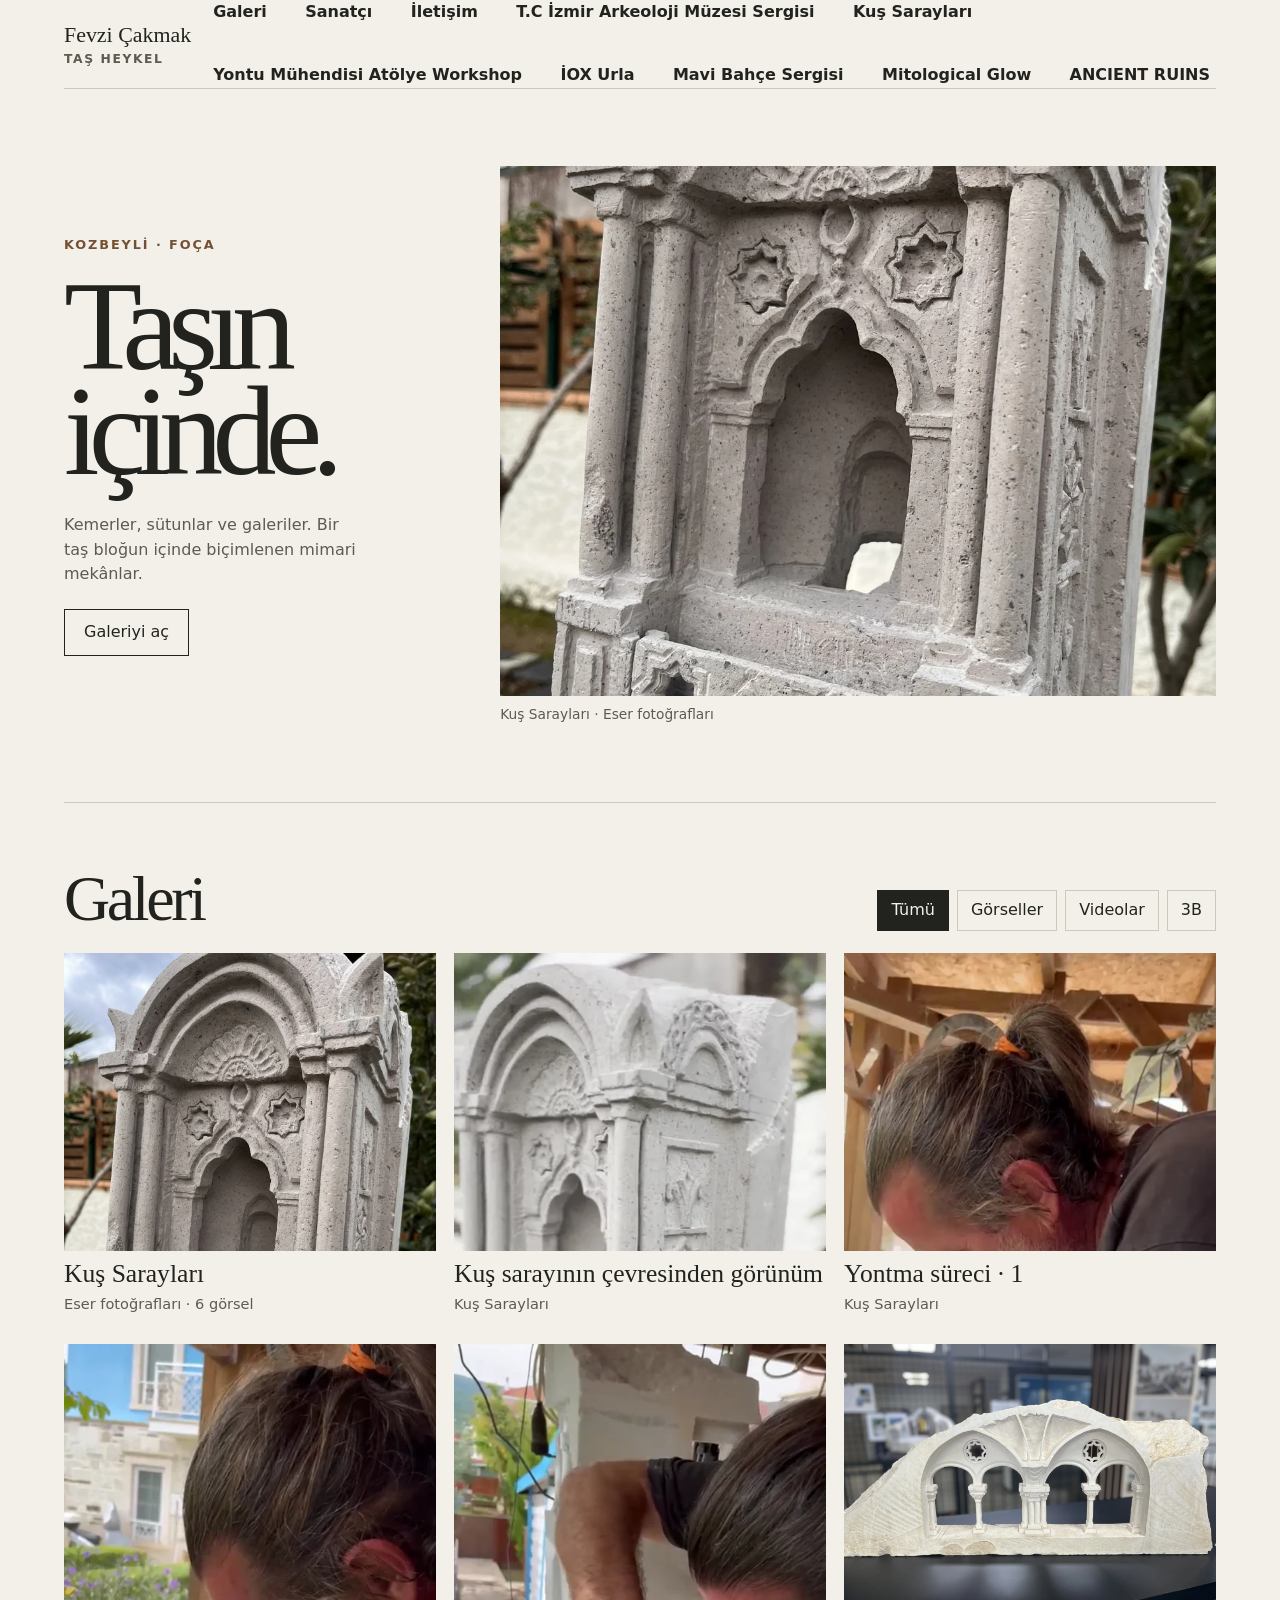
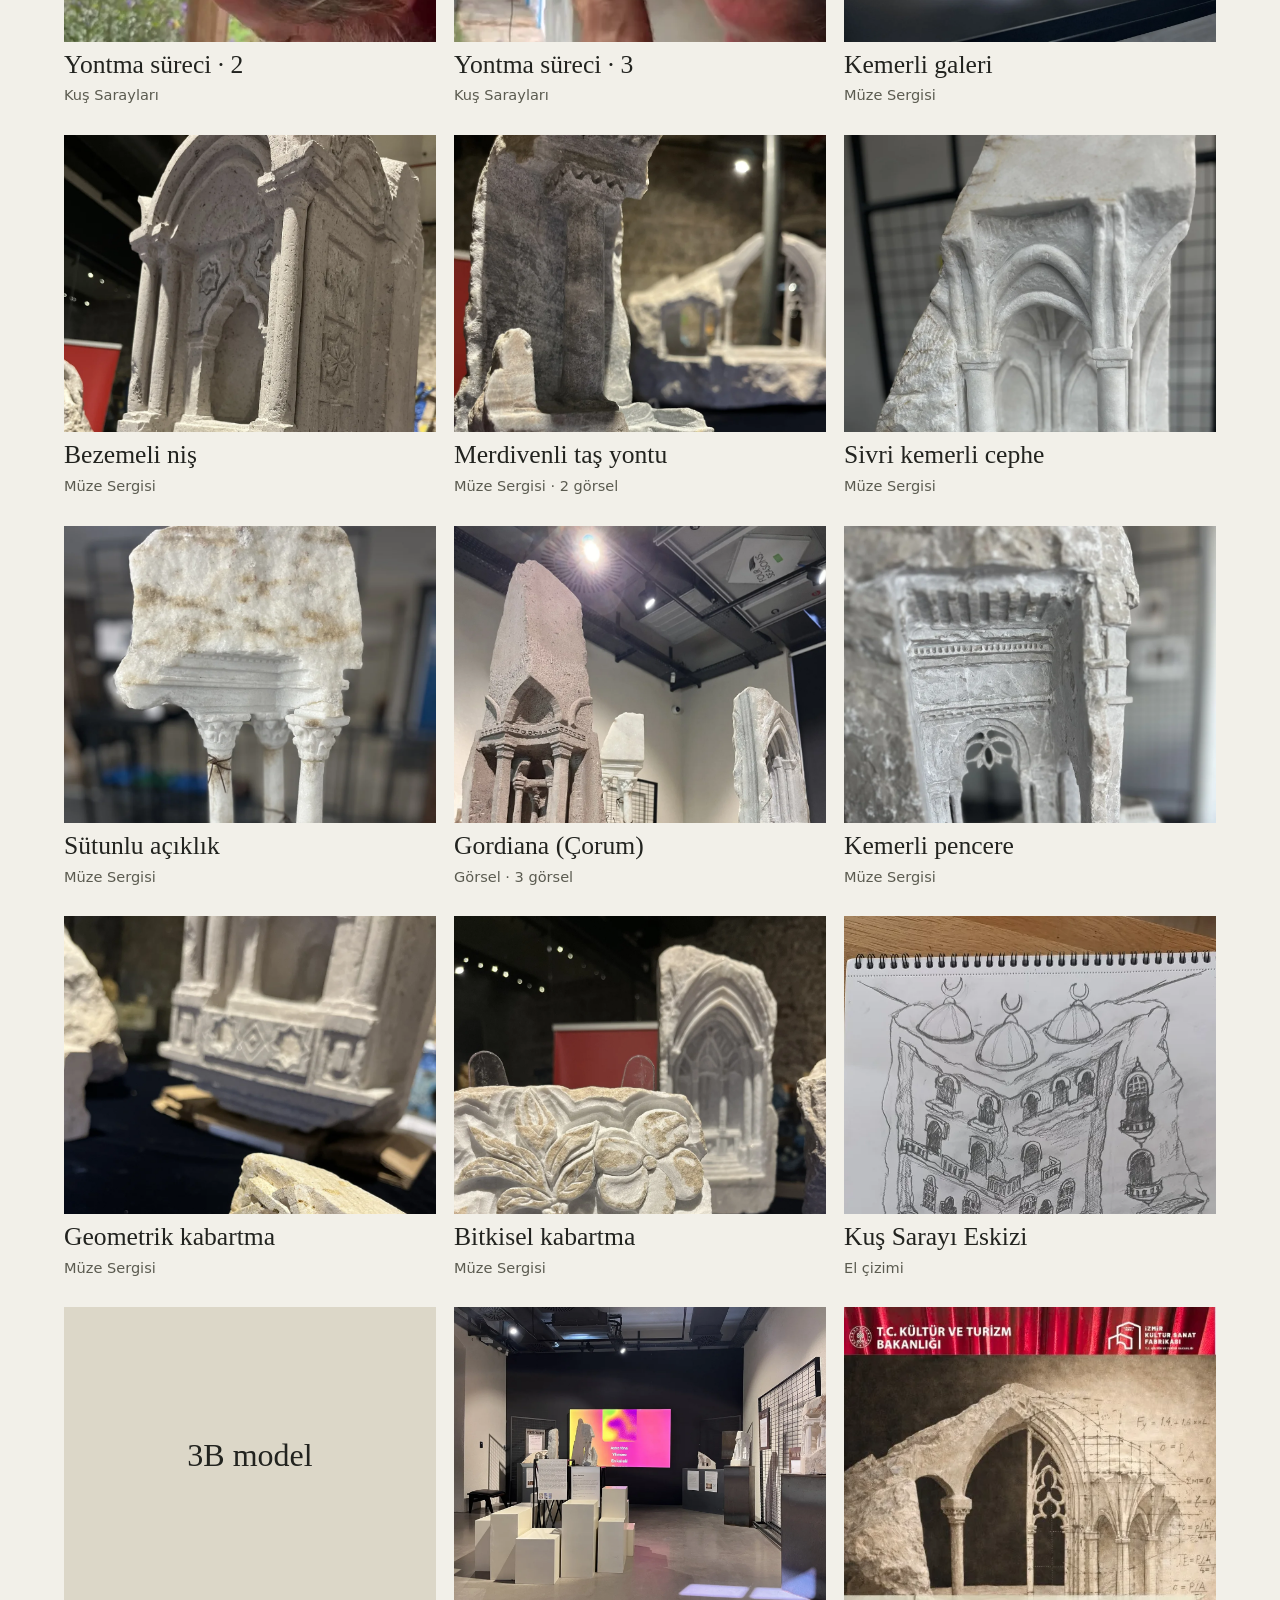
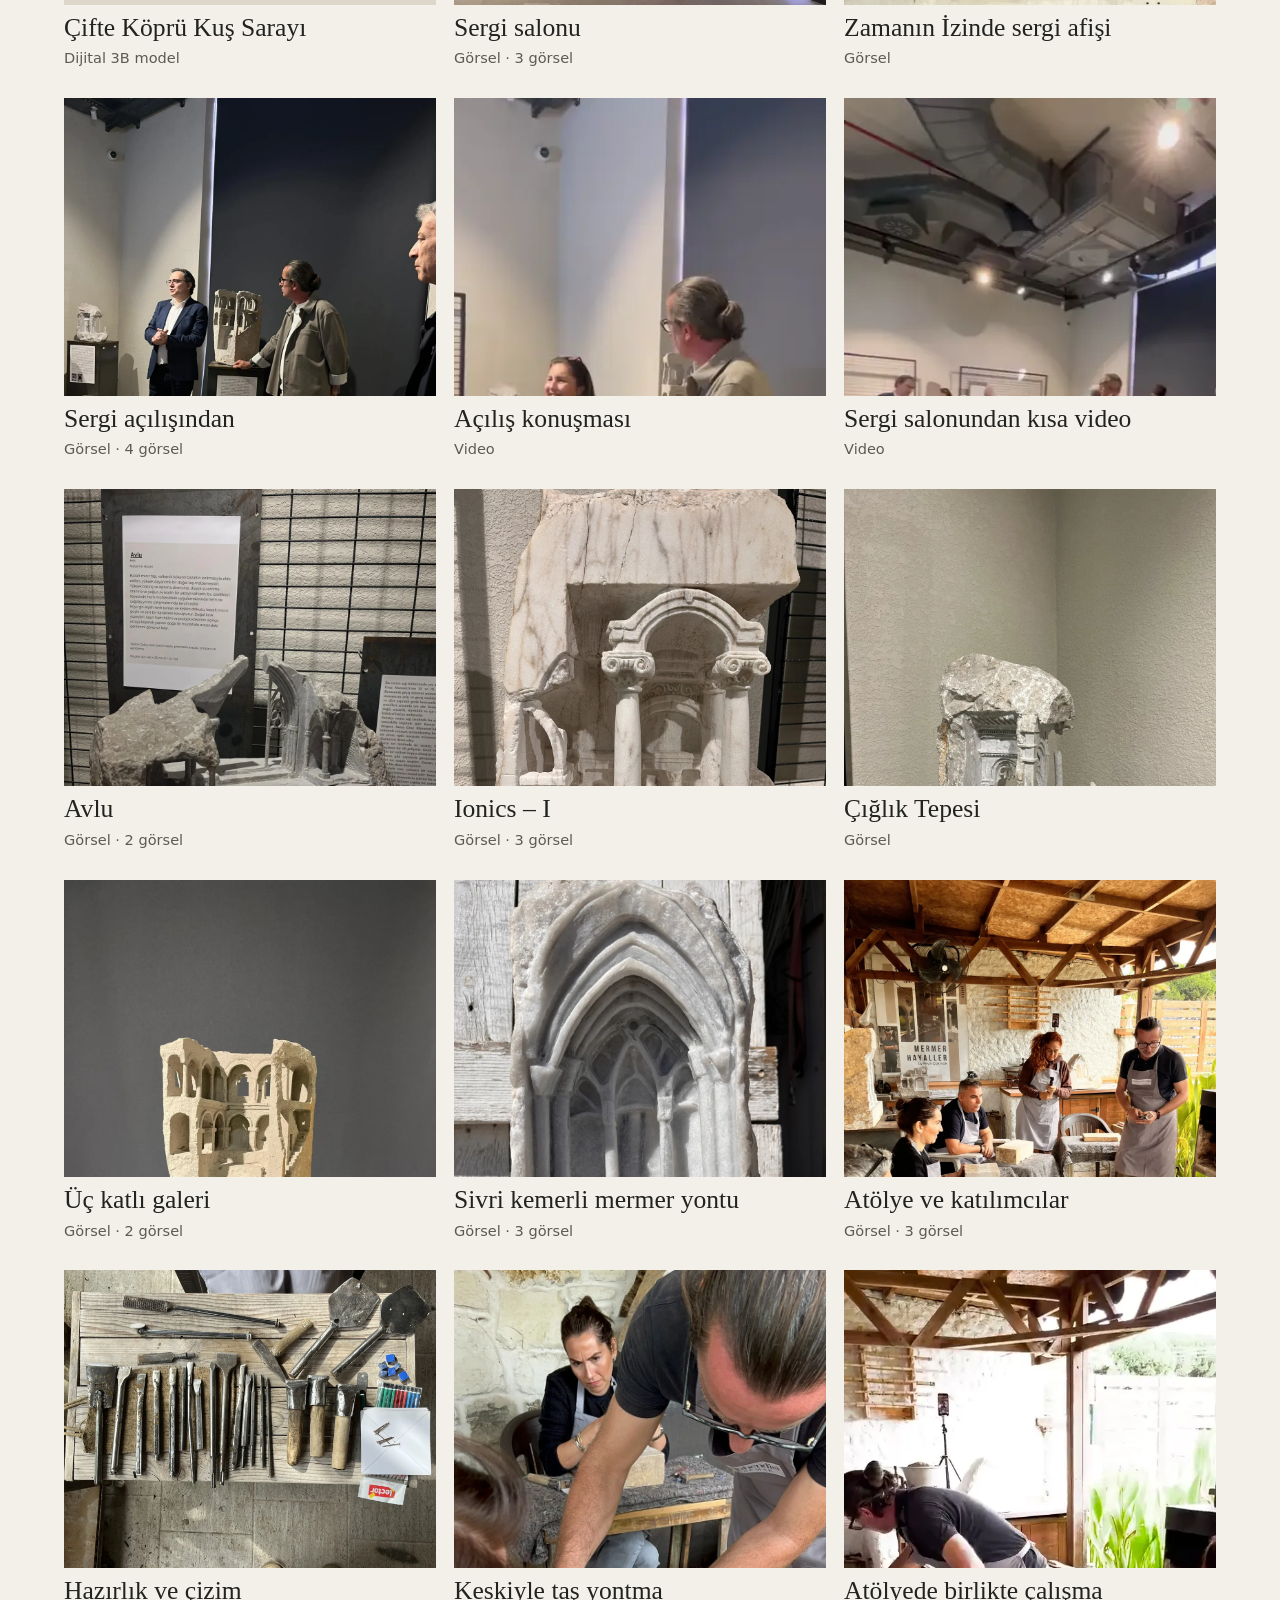
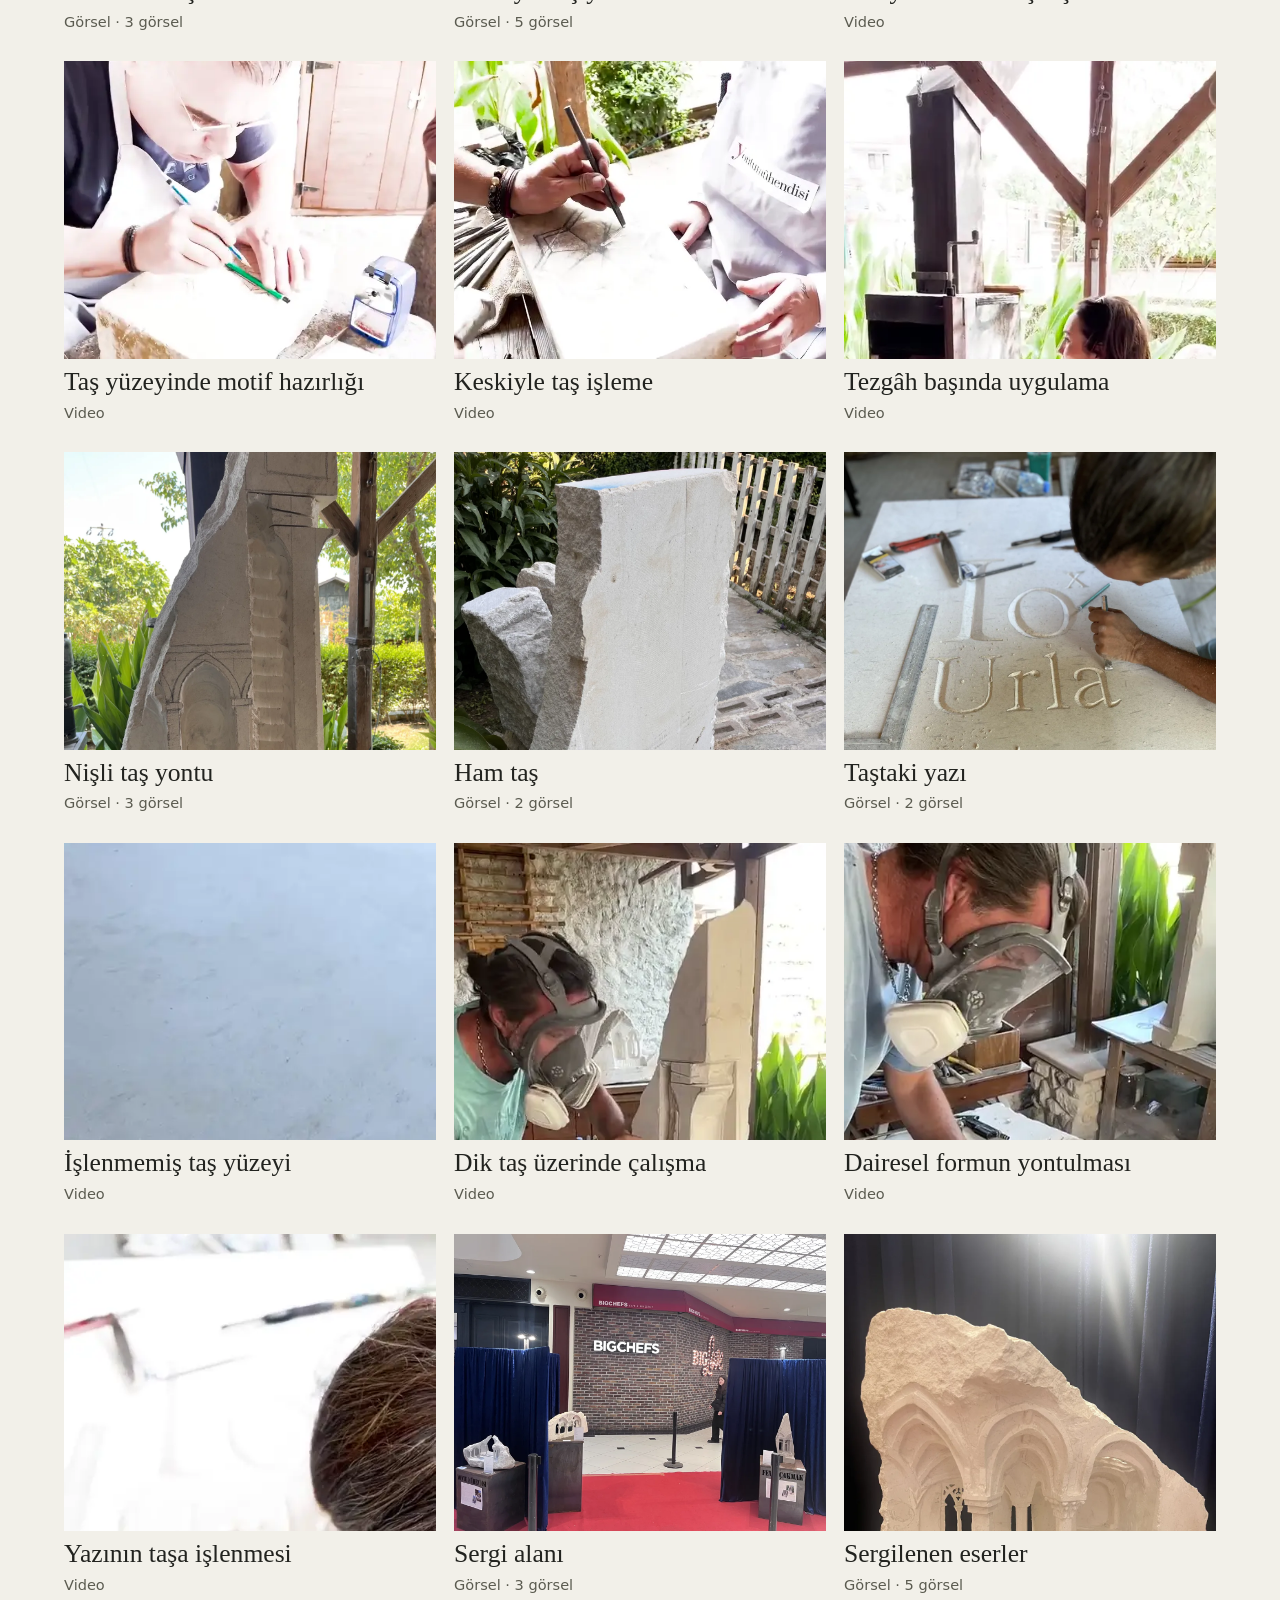
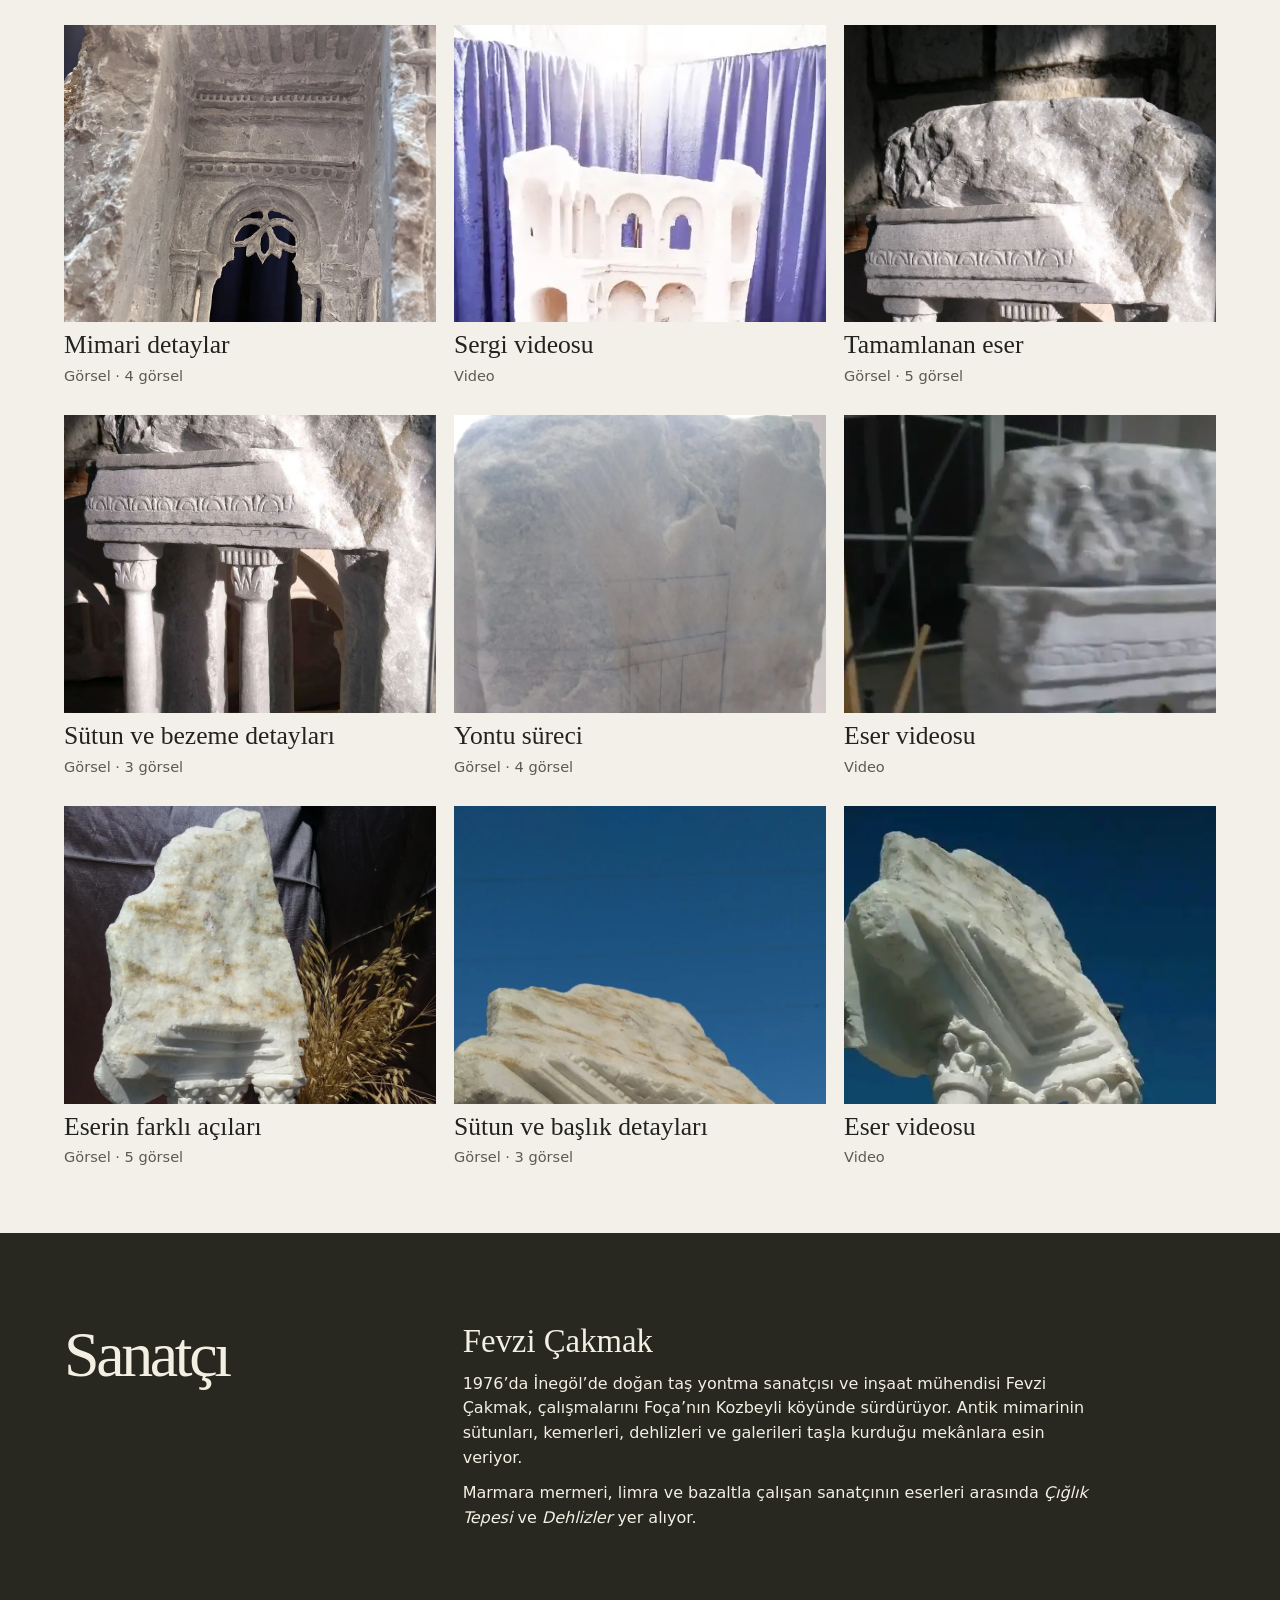
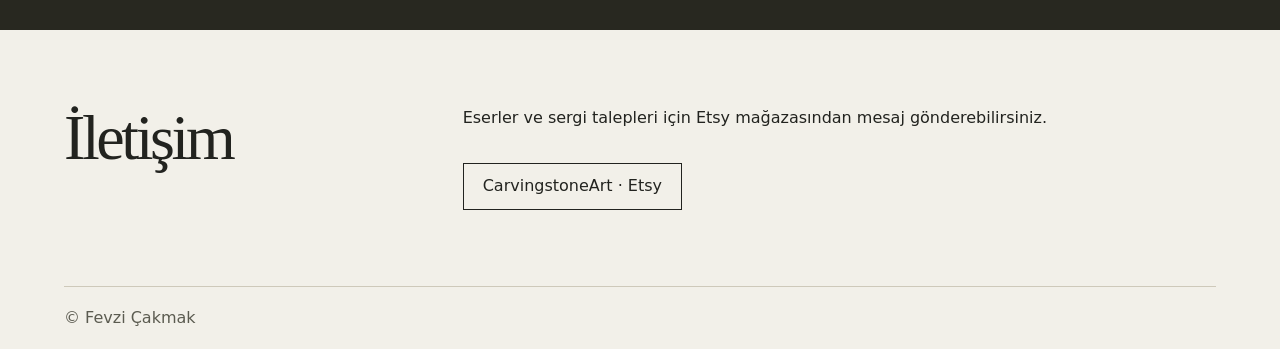
<file: index.html>
<!doctype html>
<html lang="tr">
<head>
  <meta charset="utf-8">
  <meta name="viewport" content="width=device-width,initial-scale=1,viewport-fit=cover">
  <meta name="theme-color" content="#22231f">
  <meta name="description" content="Fevzi Çakmak’ın taş heykel portfolyosu. Taş yontu, kuş sarayları ve mimari çalışmalar.">
  <title>Fevzi Çakmak · Taş Heykel</title>
  <link rel="icon" href="assets/icon-192.png">
  <link rel="apple-touch-icon" href="assets/icon-192.png">
  <link rel="manifest" href="manifest.webmanifest">
  <link rel="stylesheet" href="style.css">
  <script type="module" src="gallery.js"></script>
</head>
<body>
  <header class="top shell">
    <a href="./" class="brand">Fevzi Çakmak <span>Taş heykel</span></a>
    <button type="button" id="site-menu-toggle" class="site-menu-toggle" aria-expanded="false" aria-controls="site-nav" hidden>Menü</button>
    <nav aria-label="Ana menü" id="site-nav"><a href="#galeri">Galeri</a><a href="#sanatci">Sanatçı</a><a href="#iletisim">İletişim</a></nav>
  </header>
  <main id="home">
    <section class="hero shell">
      <div class="hero-copy">
        <p class="eyebrow">Kozbeyli · Foça</p>
        <h1>Taşın<br>içinde.</h1>
        <p>Kemerler, sütunlar ve galeriler. Bir taş bloğun içinde biçimlenen mimari mekânlar.</p>
        <a class="primary" href="#galeri">Galeriyi aç</a>
      </div>
      <figure class="hero-image" id="hero-media" hidden>
        <img id="hero-photo" alt="" fetchpriority="high">
        <figcaption id="hero-credit"></figcaption>
      </figure>
    </section>
    <section class="gallery-section shell" id="galeri">
      <div class="section-head">
        <h2>Galeri</h2>
        <div class="filters" aria-label="Medya türü">
          <button data-filter="all" aria-pressed="true">Tümü</button>
          <button data-filter="image" aria-pressed="false">Görseller</button>
          <button data-filter="video" aria-pressed="false">Videolar</button>
          <button data-filter="model" aria-pressed="false">3B</button>
        </div>
      </div>
      <p id="gallery-status" role="status"></p>
      <div class="grid" id="gallery-grid"></div>
      <noscript>Galeriyi açmak için tarayıcınızda JavaScript’i etkinleştirin.</noscript>
    </section>
    <section class="artist" id="sanatci">
      <div class="shell section-split">
        <h2>Sanatçı</h2>
        <div><h3>Fevzi Çakmak</h3><p>1976’da İnegöl’de doğan taş yontma sanatçısı ve inşaat mühendisi Fevzi Çakmak, çalışmalarını Foça’nın Kozbeyli köyünde sürdürüyor. Antik mimarinin sütunları, kemerleri, dehlizleri ve galerileri taşla kurduğu mekânlara esin veriyor.</p><p>Marmara mermeri, limra ve bazaltla çalışan sanatçının eserleri arasında <em>Çığlık Tepesi</em> ve <em>Dehlizler</em> yer alıyor.</p></div>
      </div>
    </section>
    <section class="contact shell section-split" id="iletisim"><h2>İletişim</h2><div><p>Eserler ve sergi talepleri için Etsy mağazasından mesaj gönderebilirsiniz.</p><a class="primary" href="https://www.etsy.com/shop/CarvingstoneArt">CarvingstoneArt · Etsy</a></div></section>
  </main>
  <main id="custom-page" class="custom-page shell" hidden>
    <h1 id="custom-title"></h1>
    <div id="custom-blocks"></div>
  </main>
  <footer class="shell"><span>© Fevzi Çakmak</span></footer>
  <dialog id="viewer" aria-labelledby="viewer-title">
    <div class="viewer-bar"><h2 id="viewer-title"></h2><button type="button" id="close-viewer">Kapat</button></div>
    <div id="viewer-media" class="viewer-media"></div>
    <p id="viewer-description"></p>
    <div class="viewer-actions"><button type="button" id="previous">Önceki</button><button type="button" id="next">Sonraki</button></div>
  </dialog>
</body>
</html>
</file>
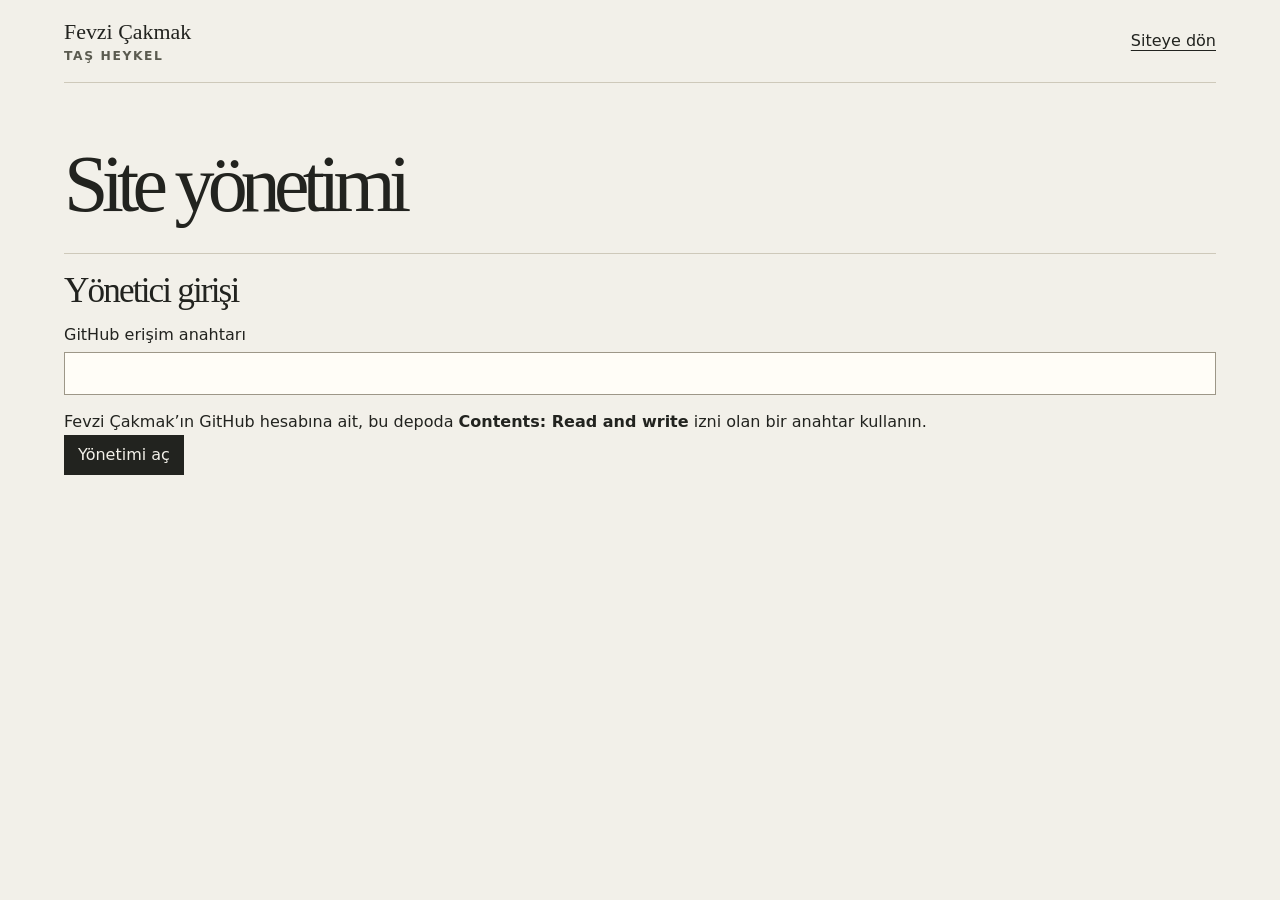
<file: admin.html>
<!doctype html>
<html lang="tr">
<head>
  <meta charset="utf-8">
  <meta name="viewport" content="width=device-width,initial-scale=1">
  <meta name="robots" content="noindex">
  <title>Site yönetimi · Fevzi Çakmak</title>
  <link rel="icon" href="assets/icon-192.png">
  <link rel="stylesheet" href="style.css">
  <script type="module" src="admin.js"></script>
</head>
<body>
  <header class="top shell"><a href="./" class="brand">Fevzi Çakmak <span>Taş heykel</span></a><a href="./">Siteye dön</a></header>
  <main class="shell admin-main">
    <h1 style="font-size:clamp(2.8rem,7vw,5rem);line-height:1">Site yönetimi</h1>
    <section id="access" class="admin-panel">
      <h2>Yönetici girişi</h2>
      <form id="unlock">
        <div class="form-grid">
          <label class="wide">GitHub erişim anahtarı<input name="token" type="password" required autocomplete="off" autocapitalize="none" spellcheck="false"></label>
        </div>
        <p>Fevzi Çakmak’ın GitHub hesabına ait, bu depoda <strong>Contents: Read and write</strong> izni olan bir anahtar kullanın.</p>
        <div class="controls"><button class="action" type="submit">Yönetimi aç</button></div>
      </form>
    </section>
    <div id="management" hidden>
    <div class="builder-toolbar">
      <nav aria-label="Yönetim bölümleri">
        <button type="button" id="show-pages" aria-pressed="true">Sayfalar</button>
        <button type="button" id="show-media" aria-pressed="false">Medya kütüphanesi</button>
      </nav>
      <div class="controls">
        <button type="button" id="preview">Siteyi önizle</button>
        <button type="button" id="lock">Kilitle</button>
      </div>
    </div>
    <section id="pages-panel" class="builder-layout">
      <aside class="builder-sidebar">
        <h2>Sayfalar</h2>
        <div id="pages-list"></div>
        <form id="new-page" class="stacked">
          <label>Yeni sayfa adı<input name="title" maxlength="90" placeholder="Örneğin Sergiler" required></label>
          <button class="action" type="submit">Sayfa ekle</button>
        </form>
      </aside>
      <div id="pages-empty" class="builder-stage">
        <h2>Sayfa ekleyin</h2>
        <p>Yeni sayfanıza metin, medya ve bağlantı blokları yerleştirebilirsiniz.</p>
      </div>
      <div id="page-workspace" class="builder-stage" hidden>
        <form id="page-settings">
          <h2>Sayfa ayarları</h2>
          <div class="form-grid">
            <label>Sayfa başlığı<input name="title" maxlength="90" required></label>
            <label>Adres eki<input name="slug" maxlength="70" required></label>
            <label class="wide check"><input name="menu" type="checkbox"> Üst menüde göster</label>
          </div>
          <small id="page-address" class="page-address"></small>
          <div class="controls">
            <button class="action" type="submit">Sayfa ayarlarını kaydet</button>
            <button type="button" id="preview-page">Sayfayı önizle</button>
            <button type="button" id="page-delete" class="danger">Sayfayı sil</button>
          </div>
        </form>
        <section class="admin-panel">
          <h2>İçerik blokları</h2>
          <div id="blocks-list"></div>
          <p id="blocks-empty">Bu sayfa henüz boş.</p>
          <div class="controls block-types" id="block-types" aria-label="Blok ekle">
            <button type="button" data-block="heading">Başlık ekle</button>
            <button type="button" data-block="text">Metin ekle</button>
            <button type="button" data-block="image">Görsel ekle</button>
            <button type="button" data-block="video">Video ekle</button>
            <button type="button" data-block="link">Bağlantı ekle</button>
            <button type="button" data-block="divider">Ayırıcı ekle</button>
          </div>
          <form id="block-settings" class="block-editor" hidden>
            <h3 id="block-heading"></h3>
            <div class="form-grid">
              <label class="wide" id="block-text-field">Metin<textarea name="text" rows="5" maxlength="6000"></textarea></label>
              <div id="block-typography" class="wide type-settings">
                <label>Yazı tipi<select name="face"><option value="serif">Serif</option><option value="sans">Sade</option></select></label>
                <label>Boyut<select name="size"><option value="small">Küçük</option><option value="normal">Normal</option><option value="large">Büyük</option></select></label>
                <label>Hizalama<select name="align"><option value="left">Sol</option><option value="center">Orta</option><option value="right">Sağ</option></select></label>
                <label>Yazı rengi<select name="tone"><option value="ink">Koyu</option><option value="muted">Gri</option><option value="accent">Kahve</option></select></label>
                <label class="check"><input type="checkbox" name="bold"> Kalın</label>
                <label class="check"><input type="checkbox" name="italic"> İtalik</label>
              </div>
              <div id="block-media-field" class="wide">
                <label>Medya kütüphanesi<select name="media"></select></label>
                <button id="block-open-media" type="button">Medya kütüphanesini aç</button>
                <label>Yeni dosya yükle<input type="file" id="block-files" multiple></label>
                <div id="block-drop" class="drop-zone">Dosyayı buraya bırakarak sayfaya ekleyin</div>
              </div>
              <label id="block-fit-field">Genişlik<select name="fit"><option value="wide">Tam genişlik</option><option value="compact">Dar ve ortalı</option></select></label>
              <div id="block-link-fields" class="wide type-settings">
                <label>Bağlantı metni<input name="caption" maxlength="100"></label>
                <label>Hedef<select name="target"></select></label>
                <label class="wide" id="block-url-field">Dış bağlantı adresi<input name="href" maxlength="1000" inputmode="url" placeholder="https://"></label>
              </div>
            </div>
            <div class="controls">
              <button class="action" type="submit">Bloğu kaydet</button>
              <button type="button" id="block-cancel">Vazgeç</button>
              <button type="button" id="block-delete" class="danger">Bloğu sil</button>
            </div>
          </form>
        </section>
      </div>
    </section>
    <section id="media-panel" hidden>
    <div class="media-toolbar controls">
      <button class="action" type="button" id="add" disabled>Medya ekle</button>
      <label class="media-pick">Dosya seç<input type="file" id="media-files" multiple accept="image/jpeg,image/png,image/webp,image/gif,image/avif,video/mp4,video/webm"></label>
    </div>
    <div id="media-drop" class="drop-zone">Görselleri veya videoları buraya bırakın</div>
    <form id="editor" class="admin-panel" hidden>
      <h2 id="editor-title">Medya ekle</h2>
      <div class="form-grid">
        <label>Başlık<input name="title" maxlength="100" required></label>
        <label>Tür<select name="type"><option value="image">Görsel</option><option value="video">Video</option><option value="model" hidden>3B model</option></select></label>
        <label class="wide">Açıklama<textarea name="description" rows="3" maxlength="800"></textarea></label>
        <label class="wide">Alt başlık<input name="label" maxlength="100" placeholder="Örnek: Marmara mermeri · 2026"></label>
        <label id="media-field" class="wide"><span id="file-label">Görsel dosyası</span><input type="file" name="media"><small id="file-help"></small></label>
        <label class="wide" id="poster-field" hidden>Video kapak görseli<input type="file" name="poster" accept="image/jpeg,image/png,image/webp,image/gif,image/avif"></label>
      </div>
      <div class="controls"><button class="action" type="submit">Taslağa kaydet</button><button type="button" id="cancel">Vazgeç</button></div>
    </form>
    <section class="admin-panel"><h2>Galeri sırası</h2>
      <div class="drop-zone danger media-trash" data-drag-group="media" data-drag-id="trash">Silmek için medyayı buraya sürükleyin</div>
      <div id="items"></div>
    </section>
    </section>
    <section class="admin-panel">
      <h2>Yayımla</h2>
      <form id="publish">
        <div class="controls"><button class="action" type="submit" id="publish-button" disabled>Değişiklikleri yayımla</button><button type="button" id="reset-draft" disabled>Taslağı sıfırla</button></div>
      </form>
    </section>
    </div>
    <p role="status" id="admin-status" aria-live="polite"></p>
  </main>
</body>
</html>
</file>
<file: style.css>
:root {
  color-scheme: light;
  --stone:#f2f0e9;
  --ink:#22231f;
  --muted:#5b5b50;
  --line:#cec9ba;
  --accent:#745133;
  --serif:Georgia,"Times New Roman",serif;
  font:16px/1.55 system-ui,sans-serif;
  color:var(--ink);
  background:var(--stone);
}
* { box-sizing:border-box; }
html { scroll-behavior:smooth; }
body { margin:0; }
[hidden] { display:none!important; }
a { color:inherit; text-underline-offset:.24em; }
button,input,textarea,select { font:inherit; }
button { color:inherit; cursor:pointer; }
:focus-visible { outline:3px solid #916540; outline-offset:4px; }
img { display:block; max-width:100%; }
figure,p { margin:0; }
.shell { width:min(1320px,calc(100% - 2 * clamp(20px,5vw,78px))); margin-inline:auto; }
.top { display:flex; align-items:center; justify-content:space-between; gap:22px; min-height:83px; border-bottom:1px solid var(--line); }
.site-menu-toggle { display:none; }
.brand { font:1.37rem var(--serif); text-decoration:none; white-space:nowrap; }
.brand span { display:block; margin-top:4px; font:700 .77rem/1.2 system-ui,sans-serif; text-transform:uppercase; letter-spacing:.13em; color:var(--muted); }
nav { display:flex; gap:clamp(15px,3vw,42px); flex-wrap:wrap; }
nav a { text-decoration:none; font-weight:550; }
nav a:hover { text-decoration:underline; }
.hero { display:grid; grid-template-columns:minmax(245px,.78fr) minmax(0,1.5fr); gap:clamp(25px,5vw,78px); align-items:center; padding-block:clamp(32px,6vw,87px); }
.hero-copy { padding-block:11px; }
.eyebrow { font-size:.8rem; color:var(--accent); font-weight:700; text-transform:uppercase; letter-spacing:.15em; }
h1,h2,h3 { font-family:var(--serif); font-weight:400; margin:0; }
h1 { font-size:clamp(5.1rem,10vw,10rem); letter-spacing:-.085em; line-height:.82; margin:19px 0 29px; }
.hero-copy p:not(.eyebrow) { max-width:29ch; color:var(--muted); }
.primary { display:inline-flex; margin-top:22px; border:1px solid var(--ink); padding:10px 19px; text-decoration:none; }
.primary:hover { background:var(--ink); color:var(--stone); }
.hero-image img { width:100%; aspect-ratio:1.35; object-fit:cover; background:#d8d3c8; }
.hero-image figcaption { font-size:.86rem; color:var(--muted); margin-top:8px; }
.gallery-section { border-top:1px solid var(--line); padding-block:clamp(30px,5vw,64px); }
.section-head { display:flex; justify-content:space-between; align-items:end; gap:16px; flex-wrap:wrap; margin-bottom:22px; }
h2 { font-size:clamp(2.6rem,5vw,4.3rem); letter-spacing:-.053em; line-height:1; }
.filters,.viewer-actions { display:flex; flex-wrap:wrap; gap:8px; }
.filters button,.viewer-bar button,.viewer-actions button,.controls button,.admin-item button { border:1px solid var(--line); background:transparent; padding:7px 13px; }
.filters button[aria-pressed=true],button.action { background:var(--ink); border-color:var(--ink); color:var(--stone); }
.grid { display:grid; grid-template-columns:repeat(3,minmax(0,1fr)); gap:28px 18px; }
.tile { border:0; padding:0; background:none; display:block; width:100%; text-align:start; }
.tile-media { position:relative; display:grid; place-items:center; width:100%; aspect-ratio:1.25; overflow:hidden; background:#dcd7c8; color:var(--ink); font:2rem var(--serif); }
.tile-media img { width:100%; height:100%; object-fit:cover; transition:transform .25s ease; }
.tile:hover img { transform:scale(1.035); }
.tile h3 { font-size:clamp(1.24rem,2vw,1.73rem); margin-top:9px; line-height:1.12; }
.tile p { color:var(--muted); font-size:.91rem; margin-top:5px; }
.gallery-section [role=status]:empty { display:none; }
.artist { background:#282820; color:#f3efe3; padding-block:clamp(42px,7vw,94px); }
.section-split { display:grid; grid-template-columns:minmax(0,1fr) minmax(0,2fr); gap:22px; }
.section-split h3 { font-size:2.05rem; line-height:1.1; margin-bottom:13px; }
.section-split p { max-width:62ch; margin-bottom:10px; }
.contact { padding-block:clamp(44px,6vw,76px); }
footer { border-top:1px solid var(--line); display:flex; justify-content:space-between; gap:12px; padding-block:19px; color:var(--muted); }
dialog { width:min(940px,calc(100% - 24px)); max-height:calc(100dvh - 24px); padding:clamp(12px,2.5vw,30px); background:var(--stone); color:var(--ink); border:0; }
dialog::backdrop { background:rgba(25,24,20,.8); }
.viewer-bar { display:flex; align-items:start; justify-content:space-between; gap:10px; margin-bottom:15px; }
.viewer-bar h2 { font-size:clamp(1.65rem,4vw,3rem); }
.viewer-media img,.viewer-media video { max-height:65dvh; width:100%; object-fit:contain; background:#262621; }
.viewer-media iframe { width:100%; height:min(66dvh,620px); border:0; }
#viewer-description { margin-block:12px; }
.viewer-actions { justify-content:space-between; }
.admin-main { padding-block:42px; max-width:930px; }
.admin-main h2 { font-size:2.2rem; }
.admin-main > p { margin-block:13px; }
.admin-panel { margin-block:25px; border-top:1px solid var(--line); padding-top:19px; }
.admin-item { display:flex; align-items:center; justify-content:space-between; margin-block:8px; gap:14px; flex-wrap:wrap; padding:10px 0; border-bottom:1px solid var(--line); }
.admin-item span { color:var(--muted); }
.form-grid { display:grid; grid-template-columns:1fr 1fr; gap:13px; margin-block:15px; }
.form-grid label { display:grid; gap:4px; }
.form-grid input,.form-grid textarea,.form-grid select { width:100%; min-width:0; padding:8px; border:1px solid #9d9788; background:#fffdf7; color:var(--ink); }
.form-grid .wide { grid-column:1/-1; }
.controls { display:flex; gap:8px; flex-wrap:wrap; }
#admin-status { min-height:1.8em; margin-top:10px; }
#admin-status[data-error=true] { color:#941e1e; }
@media(max-width:760px) {
  .shell {
    width:auto;
    margin-left:max(16px, env(safe-area-inset-left));
    margin-right:max(16px, env(safe-area-inset-right));
  }
  .top { min-height:68px; gap:12px; }
  .top:has(#site-nav) {
    display:grid;
    grid-template-columns:minmax(0,1fr) auto;
    padding-block:10px;
  }
  .site-menu-toggle {
    display:inline-flex;
    align-items:center;
    justify-content:center;
    min-height:44px;
    min-width:68px;
    border:1px solid var(--line);
    background:transparent;
    padding:8px 12px;
  }
  .site-menu-toggle[aria-expanded="true"] { background:var(--ink); color:var(--stone); }
  .site-menu-toggle[aria-expanded="false"]:not([hidden]) + #site-nav { display:none; }
  #site-nav {
    grid-column:1/-1;
    display:grid;
    grid-template-columns:repeat(2,minmax(0,1fr));
    gap:0 12px;
    border-top:1px solid var(--line);
  }
  #site-nav a { display:flex; align-items:center; min-height:44px; border-bottom:1px solid var(--line); overflow-wrap:anywhere; }
  .hero { grid-template-columns:minmax(0,1fr); gap:20px; padding-block:24px 32px; }
  .hero-copy { padding-block:0; }
  .hero h1 { font-size:clamp(4rem,14vw,7rem); line-height:.9; margin:15px 0 18px; }
  .hero-image img { aspect-ratio:auto; max-height:66svh; object-fit:contain; }
  .primary { min-height:44px; align-items:center; }
  .gallery-section { padding-block:26px 36px; }
  .section-head { align-items:start; gap:12px; }
  .filters button,.viewer-bar button,.viewer-actions button,.viewer-views button { min-height:44px; }
  .grid { grid-template-columns:repeat(2,minmax(0,1fr)); gap:23px 12px; }
  .tile-media { aspect-ratio:4/5; }
  .tile h3 { font-size:clamp(1.15rem,4.7vw,1.52rem); overflow-wrap:anywhere; }
  .section-split { grid-template-columns:minmax(0,1fr); }
  .custom-page { padding-block:24px 42px; }
  .custom-page > h1 { font-size:clamp(2.45rem,10vw,4.5rem); margin:12px 0 20px; }
  .page-block { margin-block:17px; }
  .page-block img,.page-block video { max-height:72svh; }
  .page-block video { background:#262621; }
  dialog {
    width:calc(100% - max(16px,env(safe-area-inset-left)) - max(16px,env(safe-area-inset-right)));
    max-height:calc(100dvh - max(16px,env(safe-area-inset-top)) - max(16px,env(safe-area-inset-bottom)));
    overflow-y:auto;
    overscroll-behavior:contain;
    padding:0 12px 12px;
  }
  .viewer-bar { position:sticky; top:0; z-index:1; align-items:center; background:var(--stone); padding:10px 0; margin-bottom:4px; }
  .viewer-media img,.viewer-media video { max-height:56dvh; }
  .viewer-media iframe { height:58dvh; }
  footer { padding-bottom:max(19px,env(safe-area-inset-bottom)); }
}
@media(max-width:400px) {
  .form-grid { grid-template-columns:minmax(0,1fr); }
  .admin-main { padding-block:24px; }
}
@media(prefers-reduced-motion:reduce) {
  *,*::before,*::after { scroll-behavior:auto!important; transition:none!important; }
}

.admin-main { max-width:1200px; }
.builder-toolbar {
  display:flex; justify-content:space-between; align-items:center;
  flex-wrap:wrap; gap:12px; margin:0 0 20px;
}
.builder-toolbar nav { gap:7px; }
.builder-toolbar nav button,.builder-row button,.stacked button,
#block-open-media,.media-pick {
  border:1px solid var(--line); background:transparent; padding:8px 12px;
}
.builder-toolbar nav button[aria-pressed=true],.stacked button.action {
  background:var(--ink); color:var(--stone);
}
.builder-layout { display:grid; grid-template-columns:minmax(215px,1fr) minmax(0,3fr); gap:14px; }
.builder-sidebar,.builder-stage,.block-editor {
  border:1px solid var(--line); background:#faf8f2; padding:clamp(14px,2.4vw,24px);
}
.builder-sidebar h2,.builder-stage h2 { margin-bottom:12px; }
.builder-sidebar form { margin-top:16px; }
.stacked,.stacked label { display:grid; gap:6px; }
.stacked input {
  min-width:0; width:100%; border:1px solid var(--line);
  padding:8px; background:#fffdf7;
}
.builder-row {
  display:grid; grid-template-columns:auto minmax(0,1fr) auto auto;
  gap:4px; align-items:center; border-bottom:1px solid var(--line);
  padding:5px 0; min-height:47px;
}
.builder-row button { padding:5px 8px; }
.builder-row-title { overflow-wrap:anywhere; text-align:left; }
.builder-row-title[aria-pressed=true] { background:#eae2d1; border-color:#9d8768; }
.drag-handle { cursor:grab; touch-action:none; padding:7px 5px; font-size:1.5rem; line-height:1; user-select:none; }
.drag-handle:active { cursor:grabbing; }
.dragging { opacity:.6; }
.drop-target { outline:2px solid var(--accent); outline-offset:-2px; background:#ede4d2; }
.form-grid .check { display:flex; flex-direction:row; align-items:center; }
.form-grid .check input { width:auto; accent-color:var(--accent); }
.type-settings { display:grid; grid-template-columns:repeat(2,minmax(0,1fr)); gap:10px; }
.block-types { margin-top:14px; }
.block-editor { margin-top:14px; background:#f2eee4; }
.block-editor h3 { font-size:1.6rem; }
.page-address { display:block; overflow-wrap:anywhere; margin-bottom:10px; color:var(--muted); }
.danger { color:#8a2823; }
.media-toolbar { align-items:center; margin-block:12px; }
.media-pick { display:inline-flex; align-items:center; gap:8px; }
.media-pick input { max-width:100%; }
.drop-zone { border:1px dashed #a2957d; padding:16px; text-align:center; margin-block:10px; }
#items .admin-item { justify-content:start; }
#items .admin-item .controls { margin-inline-start:auto; }
#admin-status { position:sticky; bottom:0; padding:8px 0; background:var(--stone); z-index:2; }
#site-nav a[aria-current="page"] { text-decoration:underline; }
.custom-page { padding-block:clamp(35px,6vw,90px); min-height:65vh; }
.custom-page > h1 { font-size:clamp(3.15rem,7vw,7rem); line-height:1; overflow-wrap:anywhere; }
.page-block { margin-block:24px; overflow-wrap:anywhere; }
.page-block:is(p,h2) { white-space:pre-wrap; }
.page-block.is-serif { font-family:var(--serif); }
.page-block.is-sans { font-family:system-ui,sans-serif; }
.page-block.is-small { font-size:.94rem; }
.page-block.is-large { font-size:1.6rem; }
h2.page-block { font-size:clamp(1.8rem,4vw,3.6rem); line-height:1.15; }
h2.page-block.is-small { font-size:1.5rem; }
h2.page-block.is-large { font-size:clamp(2.3rem,5vw,4.6rem); }
.page-block.is-center { text-align:center; }
.page-block.is-right { text-align:right; }
.page-block.is-muted { color:var(--muted); }
.page-block.is-accent { color:var(--accent); }
.page-block.is-bold { font-weight:700; }
.page-block.is-italic { font-style:italic; }
.page-block.is-compact { max-width:680px; margin-inline:auto; }
.page-block img,.page-block video { display:block; width:100%; max-height:78dvh; object-fit:contain; }
.page-block figcaption { margin-top:6px; color:var(--muted); }
hr.page-block { border:0; border-top:1px solid var(--line); }
@media(max-width:720px) {
  .builder-layout { grid-template-columns:minmax(0,1fr); }
  .media-pick { display:block; max-width:100%; }
  .admin-main .controls button,.admin-main .builder-toolbar nav button { min-height:44px; }
  .builder-layout > * { min-width:0; }
}

.media-trash { position:sticky; top:0; z-index:1; background:var(--stone); }
.media-trash.drop-target { background:#ede4d2; }

.viewer-views { display:flex; flex-wrap:wrap; gap:7px; margin-top:12px; }
.viewer-views button { border:1px solid var(--line); background:transparent; padding:7px 12px; }
.viewer-views button[aria-pressed=true] { background:var(--ink); color:var(--stone); border-color:var(--ink); }
.viewer-view-caption { margin-top:5px; font-size:.9rem; color:var(--muted); }
</file>
